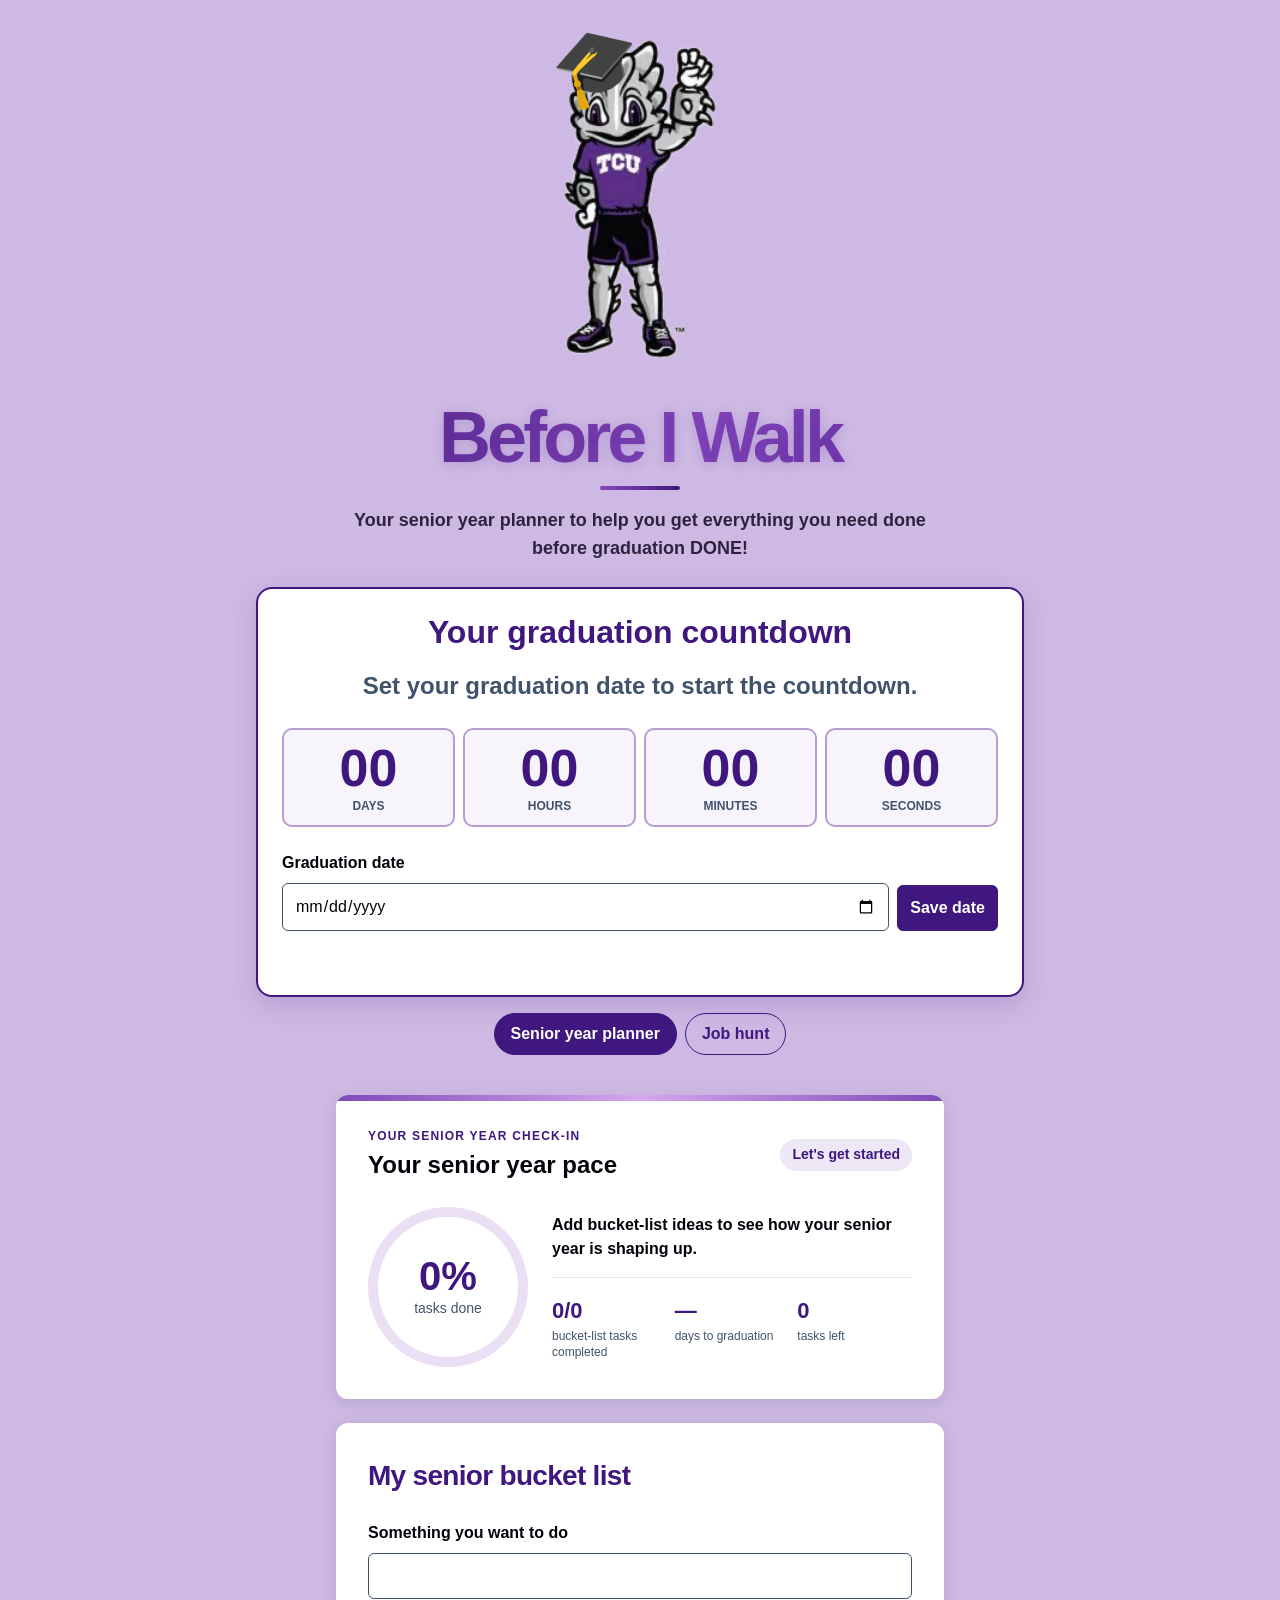
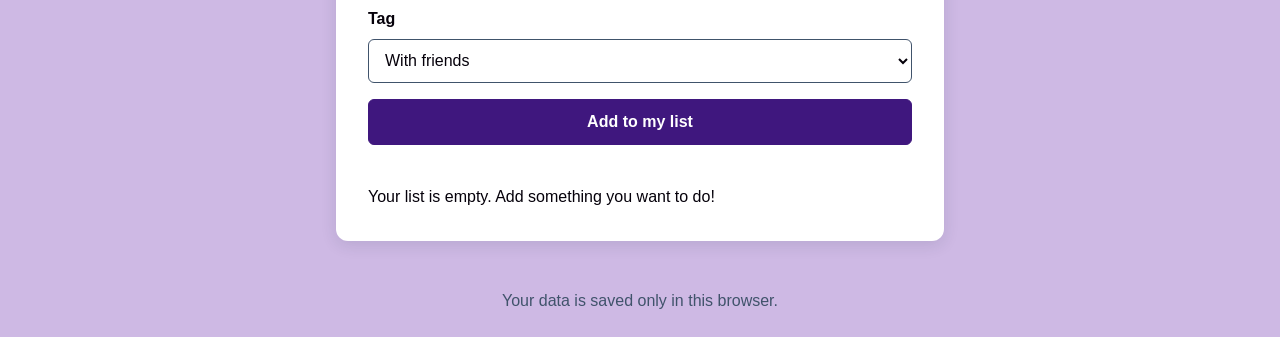
<file: index.html>
<!DOCTYPE html>
<html lang="en">
<head>
    <meta charset="UTF-8">
    <meta name="viewport" content="width=device-width, initial-scale=1.0">
    <meta name="description" content="A countdown to graduation day.">
    <title>Before I Walk | Graduation Countdown</title>
    <link rel="stylesheet" href="css/styles.css">
    <script src="js/app.js" defer></script>
</head>
<body>
    <header class="site-header">
        <div class="super-frog">
            <img src="images/super-frog.png" alt="Super Frog wearing a graduation cap">
            <span class="graduation-cap" aria-hidden="true">🎓</span>
        </div>
        <h1>Before I Walk</h1>
        <p>Your senior year planner to help you get everything you need done before graduation DONE!</p>
    </header>

    <section class="countdown-card" aria-labelledby="countdown-title">
        <h2 id="countdown-title">Your graduation countdown</h2>
        <p id="countdown" class="countdown-message" aria-live="polite" aria-atomic="true">
            Set your graduation date to start the countdown.
        </p>
        <div class="countdown-clock" role="timer" aria-label="Time remaining until graduation" aria-live="off">
            <div class="countdown-unit">
                <span id="countdown-days" class="countdown-number">00</span>
                <span class="countdown-unit-label">days</span>
            </div>
            <div class="countdown-unit">
                <span id="countdown-hours" class="countdown-number">00</span>
                <span class="countdown-unit-label">hours</span>
            </div>
            <div class="countdown-unit">
                <span id="countdown-minutes" class="countdown-number">00</span>
                <span class="countdown-unit-label">minutes</span>
            </div>
            <div class="countdown-unit">
                <span id="countdown-seconds" class="countdown-number">00</span>
                <span class="countdown-unit-label">seconds</span>
            </div>
        </div>
        <form id="graduation-form" class="countdown-date-form">
            <label for="graduation-date">Graduation date</label>
            <input id="graduation-date" name="graduation-date" type="date" aria-describedby="form-message">
            <button type="submit">Save date</button>
        </form>
        <p id="form-message" class="form-message" aria-live="polite" aria-atomic="true"></p>
    </section>

    <nav class="site-nav" aria-label="Main navigation">
        <a class="is-current" href="index.html" aria-current="page">Senior year planner</a>
        <a href="applications.html">Job hunt</a>
    </nav>

    <main class="page-content">
        <section class="pace-card" aria-labelledby="pace-title">
            <div class="pace-heading">
                <div>
                    <p class="pace-eyebrow">YOUR SENIOR YEAR CHECK-IN</p>
                    <h2 id="pace-title">Your senior year pace</h2>
                </div>
                <span id="pace-label" class="pace-label">Let's get started</span>
            </div>
            <div class="pace-overview">
                <div
                    id="pace-progress"
                    class="pace-progress"
                    role="progressbar"
                    aria-label="Bucket-list tasks completed"
                    aria-valuemin="0"
                    aria-valuemax="100"
                    aria-valuenow="0"
                >
                    <div class="pace-progress-center">
                        <strong id="items-complete-percent">0%</strong>
                        <span>tasks done</span>
                    </div>
                </div>
                <div class="pace-details">
                    <p id="pace-message" class="pace-message" aria-live="polite" aria-atomic="true"></p>
                    <div class="pace-stats">
                        <div class="pace-stat">
                            <strong id="pace-task-count">0/0</strong>
                            <span>bucket-list tasks completed</span>
                        </div>
                        <div class="pace-stat">
                            <strong id="pace-days-left">—</strong>
                            <span>days to graduation</span>
                        </div>
                        <div class="pace-stat">
                            <strong id="pace-remaining">0</strong>
                            <span>tasks left</span>
                        </div>
                    </div>
                </div>
            </div>
        </section>

        <section class="bucket-list-card" aria-labelledby="bucket-list-title">
            <h2 id="bucket-list-title">My senior bucket list</h2>
            <form id="bucket-list-form">
                <label for="item-text">Something you want to do</label>
                <input id="item-text" name="item-text" type="text" maxlength="120" aria-describedby="form-message">

                <label for="item-tag">Tag</label>
                <select id="item-tag" name="item-tag" aria-describedby="form-message">
                    <option value="with-friends">With friends</option>
                    <option value="free">Free</option>
                    <option value="off-campus">Off campus</option>
                </select>

                <button type="submit">Add to my list</button>
            </form>
            <p id="list-status" class="list-status" aria-live="polite" aria-atomic="true"></p>
            <ul id="bucket-list" class="bucket-list" aria-label="Your bucket list"></ul>
        </section>
    </main>

    <footer class="site-footer">
        <p>Your data is saved only in this browser.</p>
    </footer>
</body>
</html>
</file>
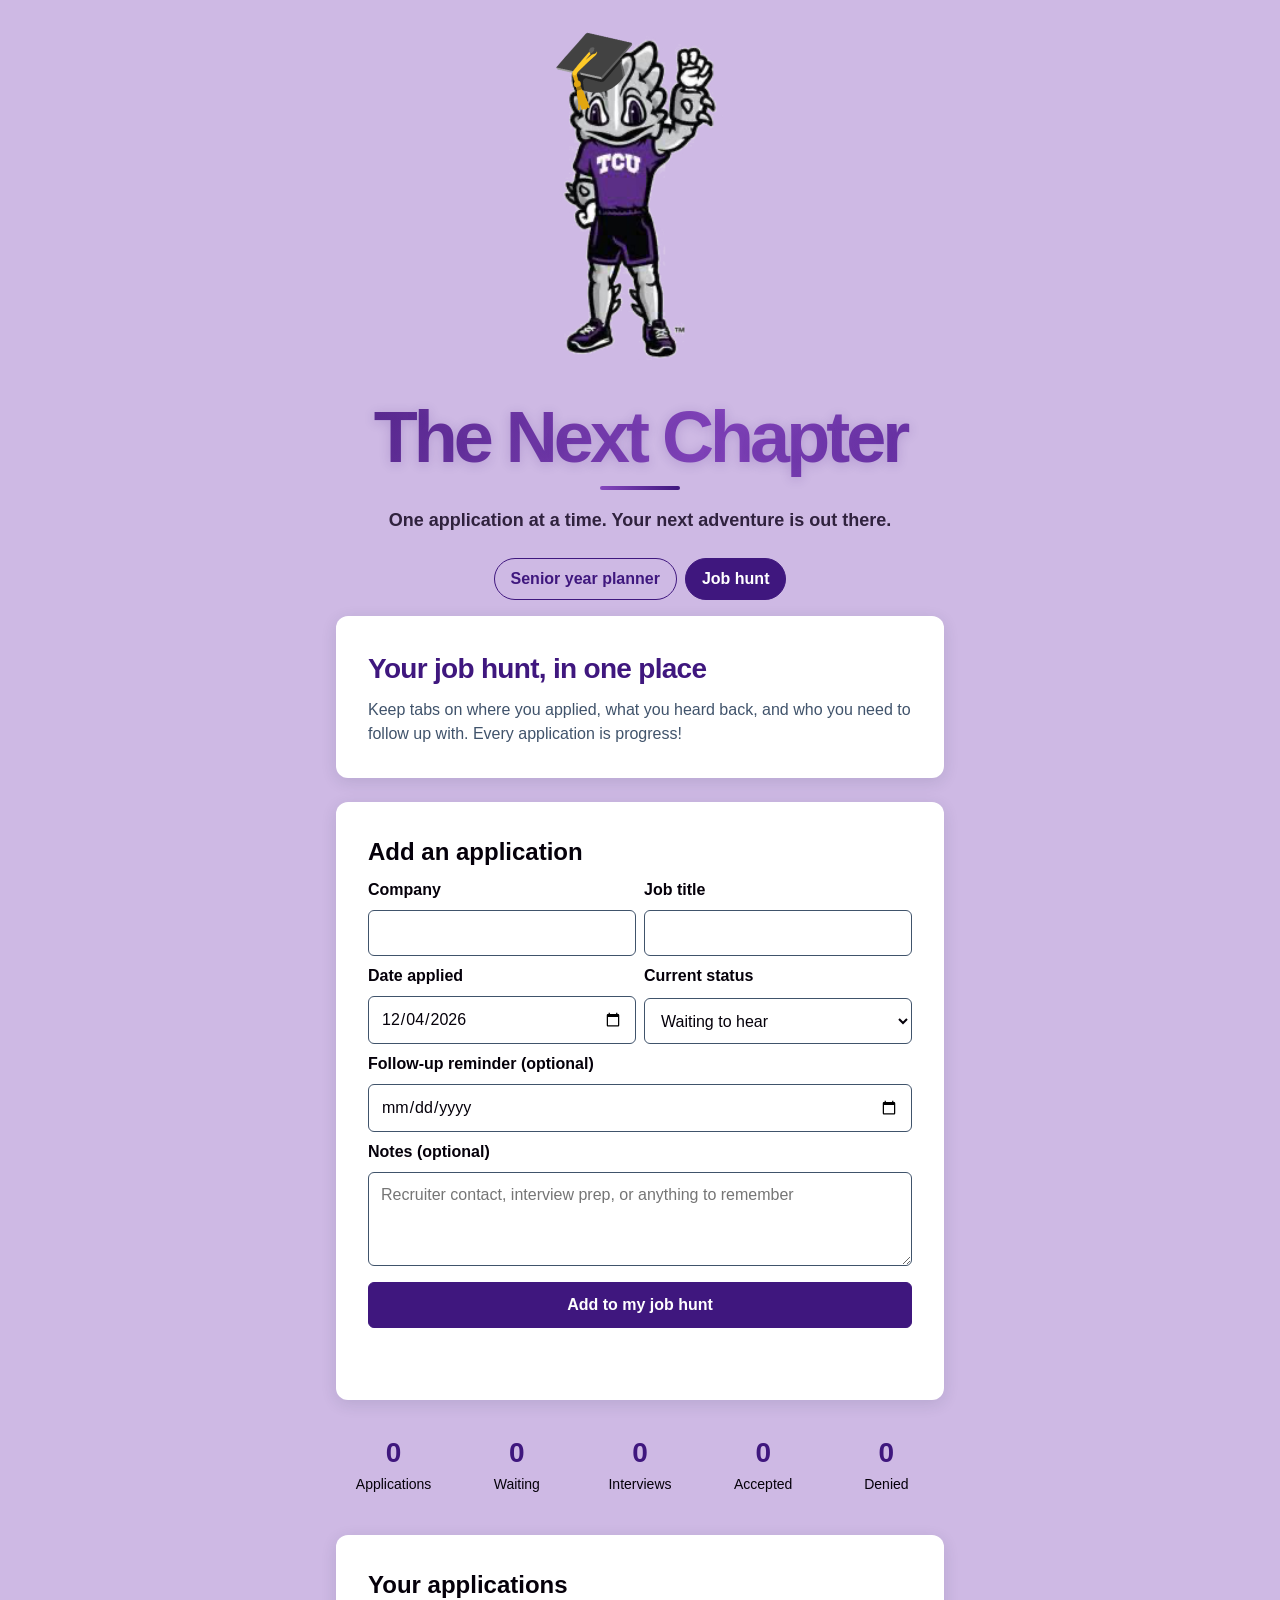
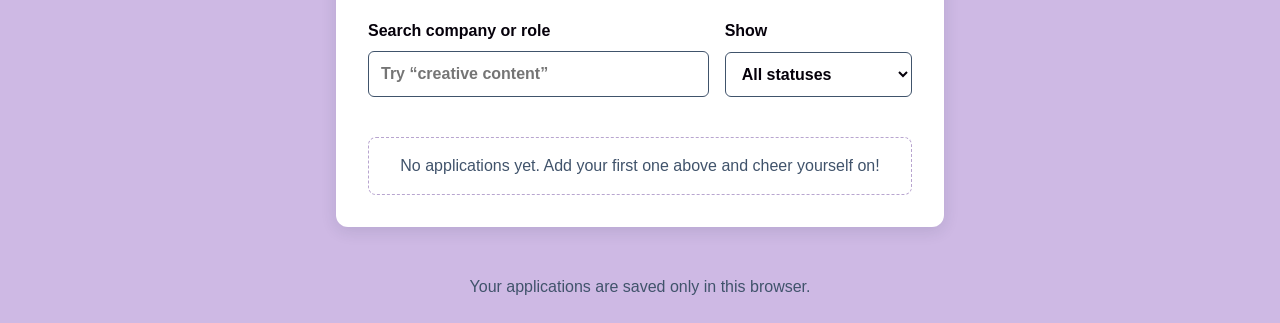
<file: applications.html>
<!DOCTYPE html>
<html lang="en">
<head>
    <meta charset="UTF-8">
    <meta name="viewport" content="width=device-width, initial-scale=1.0">
    <meta name="description" content="Keep your job applications, interview progress, and follow-ups in one place.">
    <title>The Next Chapter | Job Application Tracker</title>
    <link rel="stylesheet" href="css/styles.css">
    <script src="js/applications.js" defer></script>
</head>
<body>
    <header class="site-header">
        <div class="super-frog">
            <img src="images/super-frog.png" alt="Super Frog wearing a graduation cap">
            <span class="graduation-cap" aria-hidden="true">🎓</span>
        </div>
        <h1>The Next Chapter</h1>
        <p>One application at a time. Your next adventure is out there.</p>
    </header>

    <nav class="site-nav" aria-label="Main navigation">
        <a href="index.html">Senior year planner</a>
        <a class="is-current" href="applications.html" aria-current="page">Job hunt</a>
    </nav>

    <main class="page-content">
        <section class="applications-intro" aria-labelledby="applications-intro-title">
            <h2 id="applications-intro-title">Your job hunt, in one place</h2>
            <p>Keep tabs on where you applied, what you heard back, and who you need to follow up with. Every application is progress!</p>
        </section>

        <section class="application-form-card" aria-labelledby="application-form-title">
            <h2 id="application-form-title">Add an application</h2>
            <form id="application-form" class="application-form">
                <div class="form-field">
                    <label for="company-name">Company</label>
                    <input id="company-name" name="company" type="text" maxlength="100" required>
                </div>
                <div class="form-field">
                    <label for="job-title">Job title</label>
                    <input id="job-title" name="role" type="text" maxlength="100" required>
                </div>
                <div class="form-field">
                    <label for="application-date">Date applied</label>
                    <input id="application-date" name="appliedDate" type="date" required>
                </div>
                <div class="form-field">
                    <label for="application-status">Current status</label>
                    <select id="application-status" name="status">
                        <option value="waiting">Waiting to hear</option>
                        <option value="interviewing">Interviewing</option>
                        <option value="accepted">Accepted</option>
                        <option value="denied">Denied</option>
                    </select>
                </div>
                <div class="form-field form-field-wide">
                    <label for="follow-up-date">Follow-up reminder (optional)</label>
                    <input id="follow-up-date" name="followUpDate" type="date">
                </div>
                <div class="form-field form-field-wide">
                    <label for="application-notes">Notes (optional)</label>
                    <textarea id="application-notes" name="notes" rows="3" maxlength="500" placeholder="Recruiter contact, interview prep, or anything to remember"></textarea>
                </div>
                <button type="submit">Add to my job hunt</button>
            </form>
            <p id="application-form-message" class="form-message" aria-live="polite" aria-atomic="true"></p>
        </section>

        <section class="application-dashboard" aria-label="Application summary">
            <div class="application-stats" aria-label="Application summary">
                <div class="application-stat"><strong id="total-count">0</strong><span>Applications</span></div>
                <div class="application-stat"><strong id="waiting-count">0</strong><span>Waiting</span></div>
                <div class="application-stat"><strong id="interview-count">0</strong><span>Interviews</span></div>
                <div class="application-stat"><strong id="accepted-count">0</strong><span>Accepted</span></div>
                <div class="application-stat"><strong id="denied-count">0</strong><span>Denied</span></div>
            </div>
        </section>

        <section class="application-list-card" aria-labelledby="application-list-title">
            <h2 id="application-list-title">Your applications</h2>
            <div class="application-controls">
                <label for="application-search">Search company or role
                    <input id="application-search" type="search" placeholder="Try “creative content”">
                </label>
                <label for="application-filter">Show
                    <select id="application-filter">
                        <option value="all">All statuses</option>
                        <option value="waiting">Waiting to hear</option>
                        <option value="interviewing">Interviewing</option>
                        <option value="accepted">Accepted</option>
                        <option value="denied">Denied</option>
                    </select>
                </label>
            </div>
            <p id="application-list-message" class="list-status" aria-live="polite" aria-atomic="true"></p>
            <ul id="application-list" class="application-list" aria-label="Your job applications"></ul>
        </section>
    </main>

    <footer class="site-footer">
        <p>Your applications are saved only in this browser.</p>
    </footer>
</body>
</html>
</file>
<file: css/styles.css>
:root {
    --color-page: #ceb9e4;
    --color-surface: #ffffff;
    --color-text: #05000a;
    --color-muted: #40536b;
    --color-primary: #3f177e;
    --color-primary-hover: #220441;
    --color-error: #8b1e1e;
    --color-focus: #a33b00;
    --space-small: 0.5rem;
    --space-medium: 1rem;
    --space-large: 1.5rem;
    --space-card: 2rem;
}

* {
    box-sizing: border-box;
}



body {
    min-height: 100vh;
    margin: 0;
    display: flex;
    flex-direction: column;
    background: var(--color-page);
    color: var(--color-text);
    font-family: Arial, Helvetica, sans-serif;
    line-height: 1.5;
}

.site-header,
.site-footer {
    padding: var(--space-large) var(--space-medium);
    text-align: center;
}

.site-header {
    padding: var(--space-large) var(--space-medium);
}

/* NEW: Give Super Frog a large, centered place above the title. */
.super-frog {
    position: relative;
    width: 180px;
    margin: 0 auto var(--space-medium);
}

.super-frog img {
    display: block;
    width: 100%;
    height: auto;
}

/* NEW: Place the cap over Super Frog's head so he appears to be wearing it. */
.graduation-cap {
    position: absolute;
    top: 0.25rem;
    left: calc(28% - 3rem);
    z-index: 1;
    font-size: 4.5rem;
    line-height: 1;
    transform: rotate(-18deg);
}

.site-header h1 {
    margin: 0;
    color: var(--color-primary);
    background: linear-gradient(110deg, #321064, #8546bd 55%, #3f177e);
    background-clip: text;
    -webkit-text-fill-color: transparent;
    font-size: clamp(2.75rem, 8vw, 4.5rem);
    font-weight: 900;
    letter-spacing: -0.055em;
    line-height: 1.05;
    text-shadow: 0 0.125rem 0.75rem rgb(63 23 126 / 18%);
}

.site-header h1::after {
    display: block;
    width: 5rem;
    height: 0.25rem;
    margin: 0.625rem auto 0;
    border-radius: 999px;
    background: linear-gradient(90deg, #8546bd, #3f177e);
    content: "";
}

.site-header p,
.site-footer p {
    margin: var(--space-small) 0 0;
    color: var(--color-muted);
}

.site-header p {
    max-width: 38rem;
    margin: var(--space-medium) auto 0;
    color: #30223e;
    font-size: 1.125rem;
    font-weight: 600;
    line-height: 1.6;
}

.site-nav {
    display: flex;
    justify-content: center;
    gap: var(--space-small);
    padding: 0 var(--space-medium);
}

.site-nav a {
    padding: 0.5rem 1rem;
    border: 1px solid var(--color-primary);
    border-radius: 999px;
    color: var(--color-primary);
    font-weight: 700;
    text-decoration: none;
}

.site-nav a:hover,
.site-nav a.is-current {
    background: var(--color-primary);
    color: var(--color-surface);
}

.page-content {
    width: min(100% - 2rem, 38rem);
    margin: auto;
    padding: var(--space-medium) 0;
}

.countdown-card {
    width: min(100% - 2rem, 48rem);
    margin: 0 auto var(--space-medium);
    padding: var(--space-large);
    border: 2px solid var(--color-primary);
    border-radius: 1rem;
    background: var(--color-surface);
    box-shadow: 0 0.5rem 1.5rem rgb(63 23 126 / 16%);
    text-align: center;
}

.bucket-list-card {
    margin-top: var(--space-large);
    padding: var(--space-card);
    border-radius: 0.75rem;
    background: var(--color-surface);
    box-shadow: 0 0.25rem 1rem rgb(23 43 67 / 12%);
}

.pace-card {
    margin-top: var(--space-large);
    padding: var(--space-card);
    border-radius: 0.75rem;
    background: var(--color-surface);
    box-shadow: 0 0.25rem 1rem rgb(23 43 67 / 12%);
    overflow: hidden;
    position: relative;
}

.pace-card::before {
    position: absolute;
    top: 0;
    right: 0;
    left: 0;
    height: 0.375rem;
    background: linear-gradient(90deg, #7d4ab8, #d3a6ed, #7d4ab8);
    content: "";
}

.countdown-card h2 {
    margin: 0;
    color: var(--color-primary);
    font-size: 2rem;
    line-height: 1.2;
}

.countdown-message {
    margin: 0 0 var(--space-medium);
    color: var(--color-muted);
    font-size: 0.8125rem;
}

.countdown-clock {
    display: grid;
    grid-template-columns: repeat(4, minmax(0, 1fr));
    gap: var(--space-small);
    margin: 0 auto var(--space-large);
}

.countdown-unit {
    padding: 0.625rem 0.25rem;
    border: 2px solid #b79bd4;
    border-radius: 0.625rem;
    background: #f8f4fc;
}

.countdown-number,
.countdown-unit-label {
    display: block;
}

.countdown-number {
    color: var(--color-primary);
    font-size: clamp(1.75rem, 8vw, 3.25rem);
    font-weight: 700;
    font-variant-numeric: tabular-nums;
    line-height: 1.1;
}

.countdown-unit-label {
    color: var(--color-muted);
    font-size: 0.75rem;
    font-weight: 700;
    text-transform: uppercase;
}

.countdown-date-form {
    grid-template-columns: minmax(0, 1fr) auto;
    align-items: end;
    text-align: left;
}

.countdown-date-form label {
    grid-column: 1 / -1;
}

.countdown-date-form button {
    margin-top: 0;
}

.bucket-list-card h2 {
    margin: 0 0 var(--space-large);
    color: var(--color-primary);
    font-size: 1.75rem;
    font-weight: 800;
    letter-spacing: -0.025em;
}

.pace-card h2 {
    margin: 0;
    font-size: 1.5rem;
}

.pace-heading {
    display: flex;
    align-items: center;
    justify-content: space-between;
    gap: var(--space-medium);
}

.pace-eyebrow {
    margin: 0 0 0.125rem;
    color: var(--color-primary);
    font-size: 0.75rem;
    font-weight: 700;
    letter-spacing: 0.1em;
}

.pace-label {
    flex: 0 0 auto;
    padding: 0.35rem 0.75rem;
    border-radius: 999px;
    background: #eee7f6;
    color: var(--color-primary);
    font-size: 0.875rem;
    font-weight: 700;
}

.pace-overview {
    display: grid;
    grid-template-columns: 10rem minmax(0, 1fr);
    align-items: center;
    gap: var(--space-large);
    margin-top: var(--space-large);
}

.pace-progress {
    display: grid;
    width: 10rem;
    aspect-ratio: 1;
    place-items: center;
    border-radius: 50%;
    background: conic-gradient(
        var(--color-primary) var(--pace-progress, 0%),
        #eadff4 var(--pace-progress, 0%)
    );
}

.pace-progress-center {
    display: flex;
    width: calc(100% - 1.25rem);
    aspect-ratio: 1;
    flex-direction: column;
    align-items: center;
    justify-content: center;
    border-radius: 50%;
    background: var(--color-surface);
}

.pace-progress-center strong {
    color: var(--color-primary);
    font-size: 2.5rem;
    line-height: 1.1;
}

.pace-progress-center span {
    color: var(--color-muted);
    font-size: 0.875rem;
}

.pace-details {
    min-width: 0;
}

.countdown-message {
    margin: var(--space-medium) 0 var(--space-large);
    font-size: 1.5rem;
    font-weight: 700;
}

.pace-message {
    min-height: 3em;
    margin: 0 0 var(--space-medium);
    font-size: 1rem;
    font-weight: 700;
}

.pace-stats {
    display: grid;
    grid-template-columns: repeat(3, minmax(0, 1fr));
    gap: var(--space-small);
    padding-top: var(--space-medium);
    border-top: 1px solid #e7deef;
}

.pace-stat {
    display: flex;
    flex-direction: column;
    gap: 0.125rem;
}

.pace-stat strong {
    color: var(--color-primary);
    font-size: 1.375rem;
}

.pace-stat span {
    color: var(--color-muted);
    font-size: 0.75rem;
    line-height: 1.3;
}

form {
    display: grid;
    gap: var(--space-small);
}

label {
    font-weight: 700;
}

input,
select,
textarea,
button {
    min-height: 2.75rem;
    padding: 0.625rem 0.75rem;
    border: 1px solid var(--color-muted);
    border-radius: 0.375rem;
    font: inherit;
}

input {
    background: var(--color-surface);
    color: var(--color-text);
}

select {
    background: var(--color-surface);
    color: var(--color-text);
}

button {
    margin-top: var(--space-small);
    border-color: var(--color-primary);
    background: var(--color-primary);
    color: var(--color-surface);
    font-weight: 700;
    cursor: pointer;
}

button:hover {
    border-color: var(--color-primary-hover);
    background: var(--color-primary-hover);
}

/* Keep the keyboard focus easy to spot on every interactive control. */
:focus-visible {
    outline: 3px solid var(--color-focus);
    outline-offset: 3px;
}

.form-message {
    min-height: 1.5em;
    margin: var(--space-medium) 0 0;
    color: var(--color-error);
}

.list-status {
    min-height: 1.5em;
    margin: var(--space-medium) 0 0;
    color: var(--color-muted);
}

.bucket-list {
    display: grid;
    gap: var(--space-small);
    margin: 0;
    padding: 0;
    list-style: none;
}

.bucket-list-item {
    display: grid;
    grid-template-columns: auto 1fr auto;
    align-items: center;
    gap: var(--space-medium);
    padding: var(--space-medium);
    border: 1px solid var(--color-muted);
    border-radius: 0.375rem;
}

/* NEW: Keep each bucket-list completion checkbox easy to see and use. */
.bucket-checkbox {
    width: 1.25rem;
    height: 1.25rem;
    min-height: auto;
    margin: 0;
    padding: 0;
    accent-color: var(--color-primary);
}

.bucket-item-name {
    margin: 0;
    overflow-wrap: anywhere;
}

.bucket-item-name.is-done {
    text-decoration: line-through;
}

.item-tag {
    flex: 0 0 auto;
    padding: 0.125rem 0.5rem;
    border-radius: 999px;
    background: var(--color-page);
    color: var(--color-text);
    font-size: 0.875rem;
    font-weight: 700;
}

.site-footer {
    margin-top: auto;
}

.applications-intro,
.application-form-card,
.application-list-card {
    padding: var(--space-card);
    border-radius: 0.75rem;
    background: var(--color-surface);
    box-shadow: 0 0.25rem 1rem rgb(23 43 67 / 12%);
}

.application-form-card,
.application-list-card {
    margin-top: var(--space-large);
}

.applications-intro h2,
.application-form-card h2,
.application-list-card h2 {
    margin: 0 0 var(--space-small);
    font-size: 1.5rem;
}

.applications-intro h2 {
    color: var(--color-primary);
    font-size: 1.75rem;
    font-weight: 800;
    letter-spacing: -0.025em;
}

.applications-intro p {
    margin: 0;
    color: var(--color-muted);
}

.application-stats {
    display: grid;
    grid-template-columns: repeat(5, minmax(0, 1fr));
    gap: var(--space-small);
    margin-top: var(--space-medium);
}

.application-stat {
    padding: var(--space-medium);
    border-radius: 0.5rem;
    text-align: center;
}

.application-stat strong {
    display: block;
    color: var(--color-primary);
    font-size: 1.75rem;
}

.application-stat span {
    display: block;
    font-size: 0.875rem;
}

.application-controls {
    display: grid;
    grid-template-columns: minmax(0, 1fr) minmax(10rem, 0.55fr);
    gap: var(--space-medium);
    margin: var(--space-medium) 0;
}

.application-controls label {
    display: grid;
    gap: var(--space-small);
}

.application-form {
    grid-template-columns: repeat(2, minmax(0, 1fr));
}

.application-form .form-field {
    display: grid;
    gap: var(--space-small);
}

.application-form .form-field-wide,
.application-form button {
    grid-column: 1 / -1;
}

.application-list {
    display: grid;
    gap: var(--space-medium);
    margin: 0;
    padding: 0;
    list-style: none;
}

.application-item {
    padding: var(--space-medium);
    border: 1px solid #b8a5cf;
    border-radius: 0.5rem;
}

.application-item-header {
    display: flex;
    align-items: flex-start;
    justify-content: space-between;
    gap: var(--space-medium);
}

.application-item h3 {
    margin: 0;
    overflow-wrap: anywhere;
}

.application-company {
    margin: 0.125rem 0 var(--space-small);
    color: var(--color-muted);
}

.application-status {
    flex: 0 0 auto;
    padding: 0.2rem 0.6rem;
    border-radius: 999px;
    background: #eee7f6;
    color: var(--color-primary);
    font-size: 0.875rem;
    font-weight: 700;
}

.application-status.status-interviewing {
    background: #fff1cc;
    color: #654500;
}

.application-status.status-accepted {
    background: #e2f5e8;
    color: #14552b;
}

.application-status.status-denied {
    background: #fbe6e6;
    color: #7a2020;
}

.application-meta,
.application-notes {
    margin: var(--space-small) 0 0;
    overflow-wrap: anywhere;
}

.application-reminder {
    color: var(--color-error);
    font-weight: 700;
}

.application-item-actions {
    display: flex;
    align-items: end;
    gap: var(--space-small);
    margin-top: var(--space-medium);
}

.application-item-actions label {
    display: grid;
    flex: 1;
    gap: var(--space-small);
}

.application-item-actions button {
    margin-top: 0;
    border-color: var(--color-error);
    background: var(--color-surface);
    color: var(--color-error);
}

.application-item-actions button:hover {
    background: #fff0f0;
}

.application-empty {
    padding: var(--space-medium);
    border: 1px dashed #b8a5cf;
    border-radius: 0.5rem;
    color: var(--color-muted);
    text-align: center;
}

@media (max-width: 30rem) {
    .pace-card,
    .bucket-list-card,
    .applications-intro,
    .application-form-card,
    .application-list-card {
        padding: var(--space-large);
    }

    .application-stats {
        grid-template-columns: repeat(2, minmax(0, 1fr));
    }

    .application-controls,
    .application-form {
        grid-template-columns: 1fr;
    }

    .countdown-card {
        padding: var(--space-medium);
    }

    .countdown-clock {
        gap: 0.375rem;
    }

    .countdown-unit {
        padding: 0.5rem 0.125rem;
    }

    .countdown-unit-label {
        font-size: 0.625rem;
    }

    .countdown-date-form {
        grid-template-columns: 1fr;
    }

    .countdown-date-form label {
        grid-column: auto;
    }

    .pace-heading {
        align-items: flex-start;
        flex-direction: column;
    }

    .pace-overview {
        grid-template-columns: 1fr;
        justify-items: center;
        gap: var(--space-medium);
    }

    .pace-details {
        width: 100%;
    }

    .pace-message {
        text-align: center;
    }

    .application-form .form-field-wide,
    .application-form button {
        grid-column: auto;
    }

    .application-item-header,
    .application-item-actions {
        align-items: stretch;
        flex-direction: column;
    }
}
</file>
